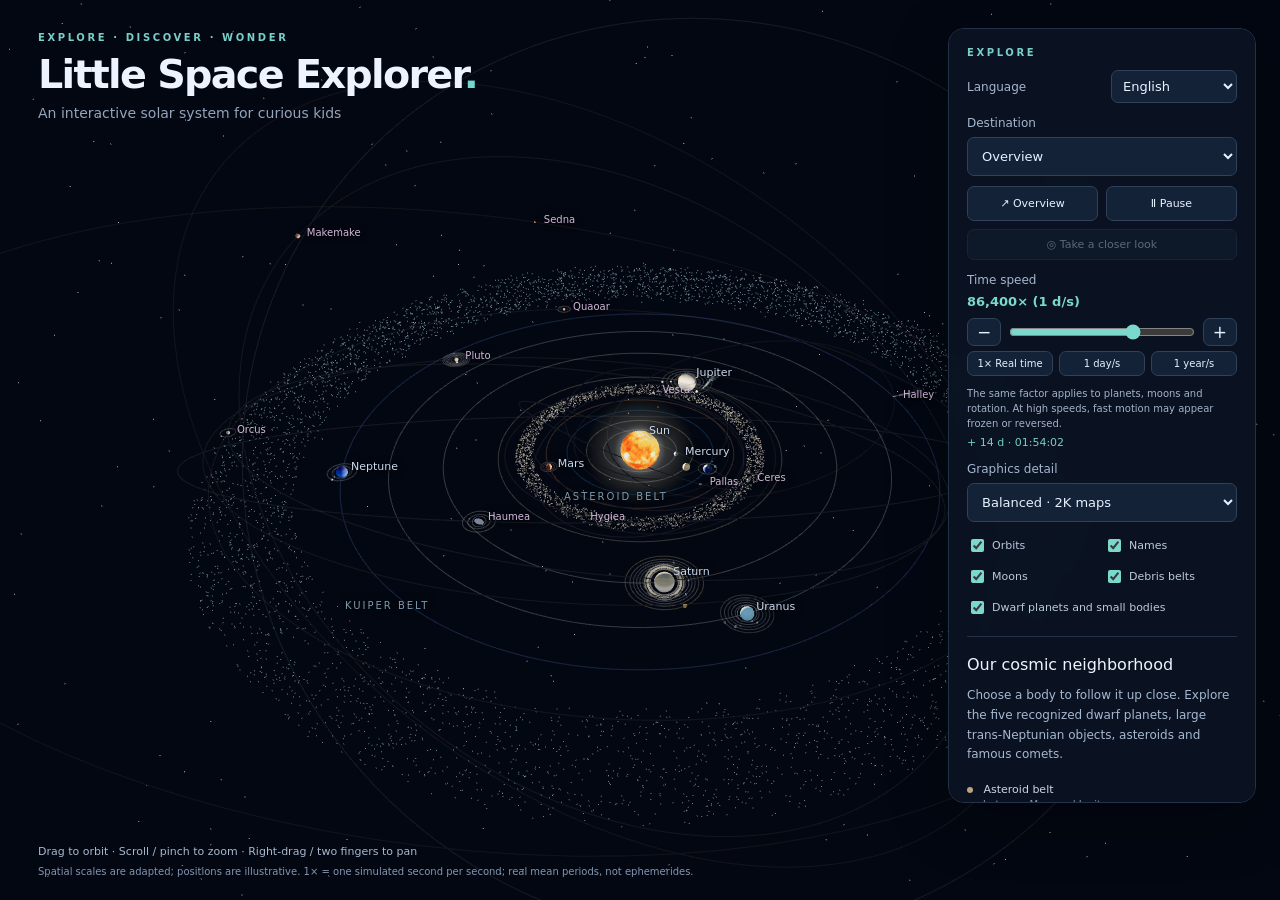
<file: web/index.html>
<!doctype html>
<html lang="en">
<head>
  <meta charset="utf-8">
  <meta name="viewport" content="width=device-width,initial-scale=1">
  <title>Little Space Explorer — An interactive solar system for curious kids</title>
  <meta name="description" content="An interactive solar system for curious kids. Explore 55 celestial bodies, real planetary maps, moons, asteroids and comets in your browser.">
  <meta name="theme-color" content="#030711">
  <meta property="og:title" content="Little Space Explorer">
  <meta property="og:description" content="An interactive solar system for curious kids">
  <meta property="og:type" content="website">
  <meta property="og:url" content="https://smartm0use.github.io/little-space-explorer/">
  <meta property="og:image" content="https://smartm0use.github.io/little-space-explorer/preview-earth.png">
  <link rel="icon" href="favicon.svg" type="image/svg+xml">
  <link rel="stylesheet" href="style.css">
  <link rel="stylesheet" href="atlas.css">
  <script type="importmap">{"imports":{"three":"./vendor/three.module.js","three/addons/":"./vendor/"}}</script>
</head>
<body>
  <main id="universe" data-i18n-aria="universe" aria-label="Interactive three-dimensional solar system"></main>
  <div id="labels" aria-hidden="true"></div>
  <header>
    <div class="eyebrow">EXPLORE · DISCOVER · WONDER</div>
    <h1 lang="en">Little Space Explorer<span>.</span></h1>
    <p lang="en">An interactive solar system for curious kids</p>
  </header>
  <button id="panel-toggle" aria-expanded="true" aria-controls="explore-panel">Hide controls</button>
  <aside class="panel" id="explore-panel" data-i18n-aria="controls" aria-label="Exploration controls">
    <div class="eyebrow" data-i18n="explore">EXPLORE</div>
    <div class="language-row"><label for="language" data-i18n="language">Language</label><select id="language" class="language-select"><option value="en" lang="en">English</option><option value="it" lang="it">Italiano</option></select></div>
    <label for="destination" data-i18n="destination">Destination</label>
    <select id="destination"><option value="overview" data-i18n="overview">Overview</option><option value="outer" data-i18n="outer">Outer solar system · out to Sedna</option></select>
    <div class="row"><button id="home" data-i18n="home">↗ Overview</button><button id="pause" aria-pressed="false">Ⅱ Pause</button></div>
    <button id="surface" data-i18n="surface" disabled>◎ Take a closer look</button>
    <label for="speed" data-i18n="time">Time speed</label>
    <output id="speed-value" for="speed"></output>
    <div class="speed-control"><button id="slower" data-i18n-aria="slower" aria-label="Previous speed">−</button><input id="speed" type="range" min="0" max="19" value="13" step="1"><button id="faster" data-i18n-aria="faster" aria-label="Next speed">+</button></div>
    <div class="speed-shortcuts"><button id="realtime" data-i18n="realtime">1× Real time</button><button id="day-speed" data-i18n="daySpeed">1 day/s</button><button id="year-speed" data-i18n="yearSpeed">1 year/s</button></div>
    <p id="time-note"></p>
    <div id="elapsed" data-i18n-aria="elapsed" aria-label="Elapsed simulation time">+ 0 d · 00:00:00</div>
    <label for="detail" data-i18n="detail">Graphics detail</label>
    <select id="detail"><option value="standard" data-i18n="standard">Balanced · 2K maps</option><option value="high" data-i18n="high">High · 4K Earth and finer surfaces</option></select>
    <div class="toggles">
      <label><input id="orbits" type="checkbox" checked> <span data-i18n="orbits">Orbits</span></label>
      <label><input id="names" type="checkbox" checked> <span data-i18n="names">Names</span></label>
      <label><input id="moons" type="checkbox" checked> <span data-i18n="moons">Moons</span></label>
      <label><input id="debris" type="checkbox" checked> <span data-i18n="debris">Debris belts</span></label>
      <label class="wide"><input id="minor" type="checkbox" checked> <span data-i18n="minor">Dwarf planets and small bodies</span></label>
    </div>
    <section id="info" aria-live="polite">
      <h2 data-i18n="neighborhood">Our cosmic neighborhood</h2>
      <p data-i18n="introduction">Choose a body to follow it up close. Explore dwarf planets, moons, asteroids and comets.</p>
    </section>
    <div class="key"><i class="asteroid"></i> <b data-i18n="asteroidBelt">Asteroid belt</b><span data-i18n="asteroidLocation">between Mars and Jupiter</span></div>
    <div class="key"><i class="kuiper"></i> <b data-i18n="kuiperBelt">Kuiper belt</b><span data-i18n="kuiperLocation">beyond Neptune</span></div>
    <details><summary data-i18n="otherStars">What about other stars?</summary><p data-i18n="starsText">The Sun is the only star in our solar system. The starry background is decorative, not a sky map.</p></details>
    <a class="credits" href="credits.html" target="_blank" rel="noopener" data-i18n="creditsLink">Maps, sources and model limitations ↗</a>
  </aside>
  <footer>
    <div data-i18n="gestureHelp">Drag to orbit · Scroll / pinch to zoom · Right-drag / two fingers to pan</div>
    <small data-i18n="modelNote">Spatial scales are adapted; positions are illustrative. 1× = one simulated second per second; real mean periods, not ephemerides.</small>
  </footer>
  <div id="status" role="status">Preparing your universe…</div>
  <script type="module" src="app.js"></script>
</body>
</html>
</file>
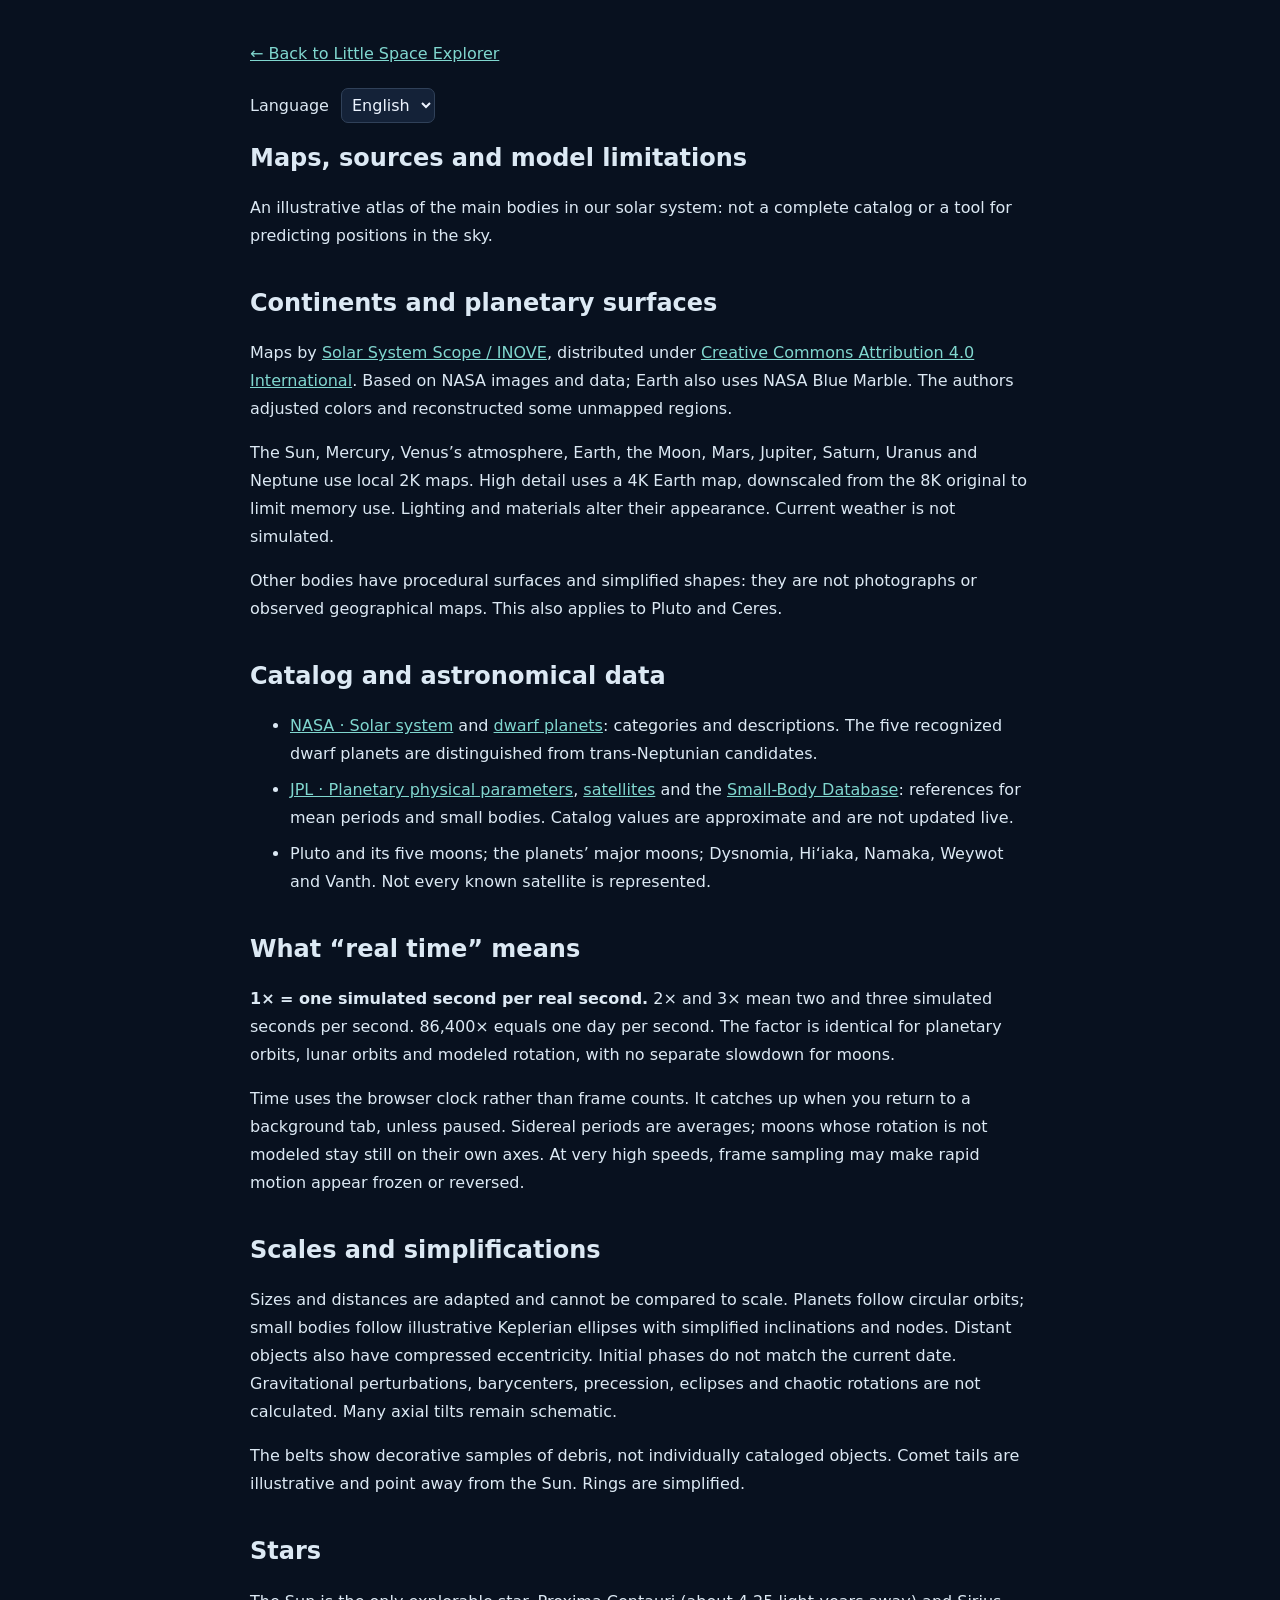
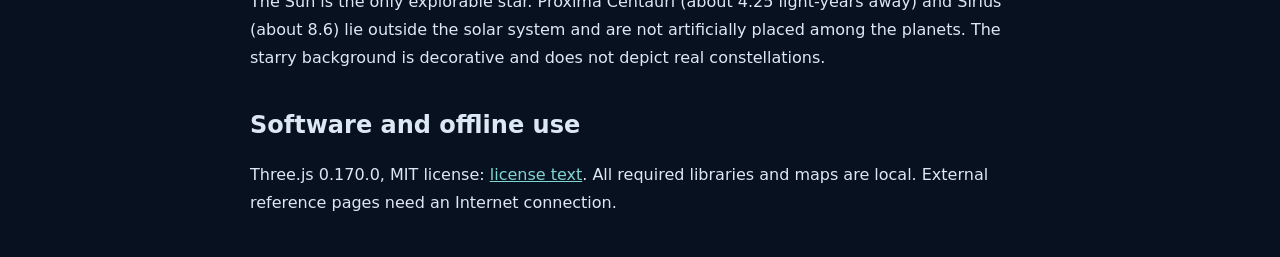
<file: web/credits.html>
<!doctype html>
<html lang="en">
<head><meta charset="utf-8"><meta name="viewport" content="width=device-width,initial-scale=1"><title>Maps, sources and model limitations · Little Space Explorer</title><link rel="icon" href="favicon.svg" type="image/svg+xml">
<style>body{margin:40px auto;padding:0 24px;max-width:780px;background:#08111f;color:#dce9f4;font:16px/1.75 system-ui}a{color:#80d7cf}h1,h2{line-height:1.3}h2{margin-top:38px}li{margin:8px 0}small{color:#a1b7ce}.language-row{display:flex;align-items:center;gap:12px;margin:20px 0}select{font:inherit;color:#edf4ff;background:#142238;border:1px solid #304159;border-radius:7px;padding:6px}select:focus-visible{outline:2px solid #80d7cf}</style></head>
<body>
<a href="index.html" data-i18n="back">← Back to Little Space Explorer</a>
<div class="language-row"><label for="language" data-i18n="language">Language</label><select id="language" class="language-select"><option value="en" lang="en">English</option><option value="it" lang="it">Italiano</option></select></div>
<article lang="en" data-language="en">
<h1>Maps, sources and model limitations</h1>
<p>An illustrative atlas of the main bodies in our solar system: not a complete catalog or a tool for predicting positions in the sky.</p>
<h2>Continents and planetary surfaces</h2>
<p>Maps by <a href="https://www.solarsystemscope.com/textures/">Solar System Scope / INOVE</a>, distributed under <a href="https://creativecommons.org/licenses/by/4.0/">Creative Commons Attribution 4.0 International</a>. Based on NASA images and data; Earth also uses NASA Blue Marble. The authors adjusted colors and reconstructed some unmapped regions.</p>
<p>The Sun, Mercury, Venus’s atmosphere, Earth, the Moon, Mars, Jupiter, Saturn, Uranus and Neptune use local 2K maps. High detail uses a 4K Earth map, downscaled from the 8K original to limit memory use. Lighting and materials alter their appearance. Current weather is not simulated.</p>
<p>Other bodies have procedural surfaces and simplified shapes: they are not photographs or observed geographical maps. This also applies to Pluto and Ceres.</p>
<h2>Catalog and astronomical data</h2>
<ul>
<li><a href="https://science.nasa.gov/solar-system/">NASA · Solar system</a> and <a href="https://science.nasa.gov/dwarf-planets/">dwarf planets</a>: categories and descriptions. The five recognized dwarf planets are distinguished from trans-Neptunian candidates.</li>
<li><a href="https://ssd.jpl.nasa.gov/planets/phys_par.html">JPL · Planetary physical parameters</a>, <a href="https://ssd.jpl.nasa.gov/sats/">satellites</a> and the <a href="https://ssd.jpl.nasa.gov/tools/sbdb_lookup.html">Small-Body Database</a>: references for mean periods and small bodies. Catalog values are approximate and are not updated live.</li>
<li>Pluto and its five moons; the planets’ major moons; Dysnomia, Hiʻiaka, Namaka, Weywot and Vanth. Not every known satellite is represented.</li>
</ul>
<h2>What “real time” means</h2>
<p><strong>1× = one simulated second per real second.</strong> 2× and 3× mean two and three simulated seconds per second. 86,400× equals one day per second. The factor is identical for planetary orbits, lunar orbits and modeled rotation, with no separate slowdown for moons.</p>
<p>Time uses the browser clock rather than frame counts. It catches up when you return to a background tab, unless paused. Sidereal periods are averages; moons whose rotation is not modeled stay still on their own axes. At very high speeds, frame sampling may make rapid motion appear frozen or reversed.</p>
<h2>Scales and simplifications</h2>
<p>Sizes and distances are adapted and cannot be compared to scale. Planets follow circular orbits; small bodies follow illustrative Keplerian ellipses with simplified inclinations and nodes. Distant objects also have compressed eccentricity. Initial phases do not match the current date. Gravitational perturbations, barycenters, precession, eclipses and chaotic rotations are not calculated. Many axial tilts remain schematic.</p>
<p>The belts show decorative samples of debris, not individually cataloged objects. Comet tails are illustrative and point away from the Sun. Rings are simplified.</p>
<h2>Stars</h2>
<p>The Sun is the only explorable star. Proxima Centauri (about 4.25 light-years away) and Sirius (about 8.6) lie outside the solar system and are not artificially placed among the planets. The starry background is decorative and does not depict real constellations.</p>
<h2>Software and offline use</h2>
<p>Three.js 0.170.0, MIT license: <a href="vendor/THREE-LICENSE.txt">license text</a>. All required libraries and maps are local. External reference pages need an Internet connection.</p>
</article>
<article lang="it" data-language="it" hidden>
<h1>Mappe, fonti e limiti del modello</h1>
<p>Un atlante illustrativo dei principali corpi del sistema solare: non un catalogo completo e non uno strumento per prevedere le posizioni nel cielo.</p>
<h2>Continenti e superfici planetarie</h2>
<p>Mappe di <a href="https://www.solarsystemscope.com/textures/">Solar System Scope / INOVE</a>, distribuite con licenza <a href="https://creativecommons.org/licenses/by/4.0/">Creative Commons Attribution 4.0 International</a>. Basate su immagini e dati NASA; la Terra utilizza anche NASA Blue Marble. Colori adattati dagli autori e dettagli di alcune regioni ricostruiti.</p>
<p>Sole, Mercurio, atmosfera di Venere, Terra, Luna, Marte, Giove, Saturno, Urano e Nettuno usano mappe locali 2K. In modalità alta la Terra usa una mappa 4K, ridotta dall’originale 8K per contenere la memoria. La luce e i materiali del modello modificano l’aspetto. Non viene simulato il meteo attuale.</p>
<p>Le superfici degli altri corpi sono procedurali e le forme semplificate: non sono fotografie, né mappe geografiche osservate. Questo vale anche per Plutone e Cerere.</p>
<h2>Catalogo e dati astronomici</h2>
<ul>
<li><a href="https://science.nasa.gov/solar-system/">NASA · Sistema solare</a> e <a href="https://science.nasa.gov/dwarf-planets/">pianeti nani</a>: categorie e descrizioni. Sono distinti i cinque pianeti nani riconosciuti dai candidati transnettuniani.</li>
<li><a href="https://ssd.jpl.nasa.gov/planets/phys_par.html">JPL · Parametri fisici dei pianeti</a>, <a href="https://ssd.jpl.nasa.gov/sats/">satelliti</a> e <a href="https://ssd.jpl.nasa.gov/tools/sbdb_lookup.html">Small-Body Database</a>: riferimenti per periodi medi e piccoli corpi. I valori nel catalogo sono approssimati, non aggiornati in tempo reale.</li>
<li>Plutone e le cinque lune; lune principali dei pianeti; Disnomia, Hiʻiaka, Namaka, Weywot e Vanth. Non tutti i satelliti noti sono rappresentati.</li>
</ul>
<h2>Che cosa significa “tempo reale”</h2>
<p><strong>1× = un secondo simulato per secondo effettivo.</strong> 2× e 3× significano due e tre secondi simulati per secondo. 86.400× equivale a 1 giorno al secondo. Il fattore è identico per orbite planetarie, orbite lunari e rotazioni modellate: le lune non hanno più un rallentamento separato.</p>
<p>Il tempo usa l’orologio del browser, non il numero di fotogrammi. Continua anche tornando a una scheda rimasta in background, salvo pausa. I periodi siderali sono medi; le lune con rotazione non modellata restano ferme sul proprio asse. A velocità molto alte il campionamento dei fotogrammi può far apparire fermi o invertiti i moti più rapidi.</p>
<h2>Scale e semplificazioni</h2>
<p>Dimensioni e distanze sono adattate, non confrontabili in scala. I pianeti seguono orbite circolari; i piccoli corpi seguono ellissi kepleriane illustrative con inclinazioni e nodi semplificati. Per gli oggetti lontani anche l’eccentricità è compressa. Le fasi iniziali non corrispondono alla data attuale. Non sono calcolate perturbazioni gravitazionali, baricentri, precessione, eclissi o rotazioni caotiche. Molte inclinazioni degli assi restano schematiche.</p>
<p>Le fasce mostrano campioni decorativi di detriti, non oggetti catalogati individualmente. Le code delle comete sono illustrative e puntano in direzione opposta al Sole. Gli anelli sono semplificati.</p>
<h2>Stelle</h2>
<p>Il Sole è l’unica stella inclusa come corpo esplorabile. Proxima Centauri (circa 4,25 anni luce) e Sirio (circa 8,6) sono fuori dal sistema solare e non vengono collocate artificiosamente tra i pianeti. Lo sfondo stellato è decorativo, non rappresenta costellazioni reali.</p>
<h2>Software e funzionamento offline</h2>
<p>Three.js 0.170.0, licenza MIT: <a href="vendor/THREE-LICENSE.txt">testo della licenza</a>. Tutte le librerie e le mappe necessarie sono locali. Le pagine esterne di approfondimento richiedono Internet.</p>
</article>
<script type="module" src="credits.mjs"></script>
</body></html>
</file>
<file: web/style.css>
*{box-sizing:border-box}html,body{margin:0;width:100%;height:100%;overflow:hidden;background:#030711;color:#edf4ff;font:14px system-ui,-apple-system,sans-serif}#universe{position:fixed;inset:0}canvas{display:block;touch-action:none}header{position:absolute;top:32px;left:38px;pointer-events:none}h1{font-size:clamp(25px,3.3vw,44px);letter-spacing:-1.7px;margin:8px 0}h1 span{color:#70dad0}header p{color:#93a4bd;margin:0;font-size:14px}.eyebrow{font-size:10px;font-weight:700;letter-spacing:2.6px;color:#78cfc9}.panel{position:absolute;right:24px;top:28px;width:282px;background:#0b1424e8;border:1px solid #243248;border-radius:16px;padding:21px;backdrop-filter:blur(16px);max-height:calc(100dvh - 125px);overflow:auto;box-shadow:0 16px 60px #0004}.panel>label{display:block;margin:18px 0 8px;color:#a5b6cf;font-size:12px}select,button{font:inherit;color:#e7f2ff;border:1px solid #304159;background:#142238;border-radius:7px;padding:10px;cursor:pointer}select{width:100%;font-size:13px}button:hover{background:#213752;border-color:#66bdb8}button:focus-visible,select:focus-visible,input:focus-visible{outline:2px solid #80e4dc;outline-offset:3px}.row{display:flex;gap:8px;margin-top:10px}.row button{flex:1;font-size:11px;padding:10px 5px}output{float:right;color:#7bd8cd}input[type=range]{width:100%;accent-color:#7bd8cd;margin:4px 0 14px}.toggles{display:grid;grid-template-columns:1fr 1fr;gap:12px 4px;font-size:11px;color:#bac9dc}.toggles label{display:flex;align-items:center;gap:5px}input[type=checkbox]{accent-color:#7bd8cd}#info{border-top:1px solid #243248;margin-top:19px;padding-top:3px}h2{font-size:16px;font-weight:500;margin:15px 0 8px}#info p{font-size:12px;line-height:1.65;color:#a6b8d1;margin-bottom:18px}.key{font-size:11px;margin-top:12px;color:#c9d6e7}.key span{display:block;color:#8295b0;font-size:10px;padding-left:16px;margin-top:3px}.key i{display:inline-block;width:6px;height:6px;border-radius:50%;margin-right:7px}.asteroid{background:#bca384}.kuiper{background:#74adc1}footer{position:absolute;bottom:18px;left:38px;right:24px;pointer-events:none;font-size:11px;color:#a7b8cf;line-height:1.8}footer b{color:#e0e9f8;font-weight:500}footer small{font-size:10px;color:#8396b2}#labels{position:fixed;inset:0;pointer-events:none;overflow:hidden}.label{position:absolute;top:0;left:0;font-size:11px;color:#cad9ef;text-shadow:0 1px 5px #000,0 0 8px #000;white-space:nowrap}.label.moon{font-size:10px;color:#9ccbc7}.label.belt{font-size:10px;text-transform:uppercase;letter-spacing:2px;color:#7b99ae}#status{position:absolute;bottom:95px;left:38px;background:#13283a;padding:12px 18px;border-radius:8px;max-width:min(520px,85vw)}#status:empty{display:none}@media(max-width:700px){header{top:18px;left:18px}header p{font-size:11px}h1{margin:6px 0}.panel{right:12px;top:116px;width:218px;padding:14px;max-height:calc(100dvh - 213px);background:#0b1424db}.panel>.eyebrow{display:none}.panel>label{margin-top:10px}footer{left:18px;bottom:10px;right:12px;font-size:9px;max-width:95vw}footer small{font-size:9px}#info p{font-size:11px}.key{font-size:10px}.label{font-size:10px}#status{left:18px}}
</file>
<file: web/atlas.css>
/* Controls for the extended catalogue and physical simulation clock. */
header h1 { font-size: clamp(23px, 3.1vw, 42px); }
.panel { width: 308px; padding: 18px; }
.panel > label { margin: 13px 0 7px; }
.language-row { display: flex; align-items: center; justify-content: space-between; gap: 12px; margin-top: 12px; font-size: 12px; color: #a5b6cf; }
.language-row select { width: 126px; padding: 7px; }
.key b { font-weight: normal; }
#surface { width: 100%; margin-top: 8px; font-size: 11px; padding: 8px; }
button:disabled { opacity: .38; cursor: default; }
#speed-value { display: block; float: none; font-size: 13px; font-weight: 600; font-variant-numeric: tabular-nums; }
.speed-control { display: flex; align-items: center; gap: 8px; margin: 9px 0 5px; }
.speed-control input { margin: 0; min-width: 0; }
.speed-control button { padding: 3px 9px; font-size: 17px; }
.speed-shortcuts { display: flex; gap: 6px; }
.speed-shortcuts button { flex: 1; padding: 6px 3px; font-size: 10px; }
#time-note { font-size: 10px; color: #a2b2c9; line-height: 1.5; margin: 10px 0 5px; }
#elapsed { font-size: 11px; color: #75ccc3; font-variant-numeric: tabular-nums; }
.toggles { margin-top: 14px; }
.toggles .wide { grid-column: 1 / -1; }
.facts { font-size: 10px; line-height: 1.7; border-left: 2px solid #5ea59f; padding-left: 9px; color: #b6d5de; }
#info p.map-source { font-size: 10px; color: #829ab7; margin: 9px 0 15px; }
.label.minor { color: #d2b8dc; font-size: 10px; }
details { border-top: 1px solid #243248; padding-top: 12px; margin-top: 15px; }
summary { cursor: pointer; font-size: 11px; color: #afc9d9; }
details p { color: #93a8c2; font-size: 11px; line-height: 1.65; }
.credits { display: block; color: #76b4c5; font-size: 10px; margin-top: 14px; }
#panel-toggle { display: none; }
@media (max-width: 700px) {
  header h1 { letter-spacing: -1px; }
  header p { max-width: 320px; line-height: 1.5; }
  .panel { width: 240px; top: 143px; max-height: calc(100dvh - 235px); }
  #panel-toggle { display: block; position: absolute; right: 12px; top: 105px; padding: 7px 12px; font-size: 11px; }
  #speed-value { font-size: 11px; }
}
</file>
